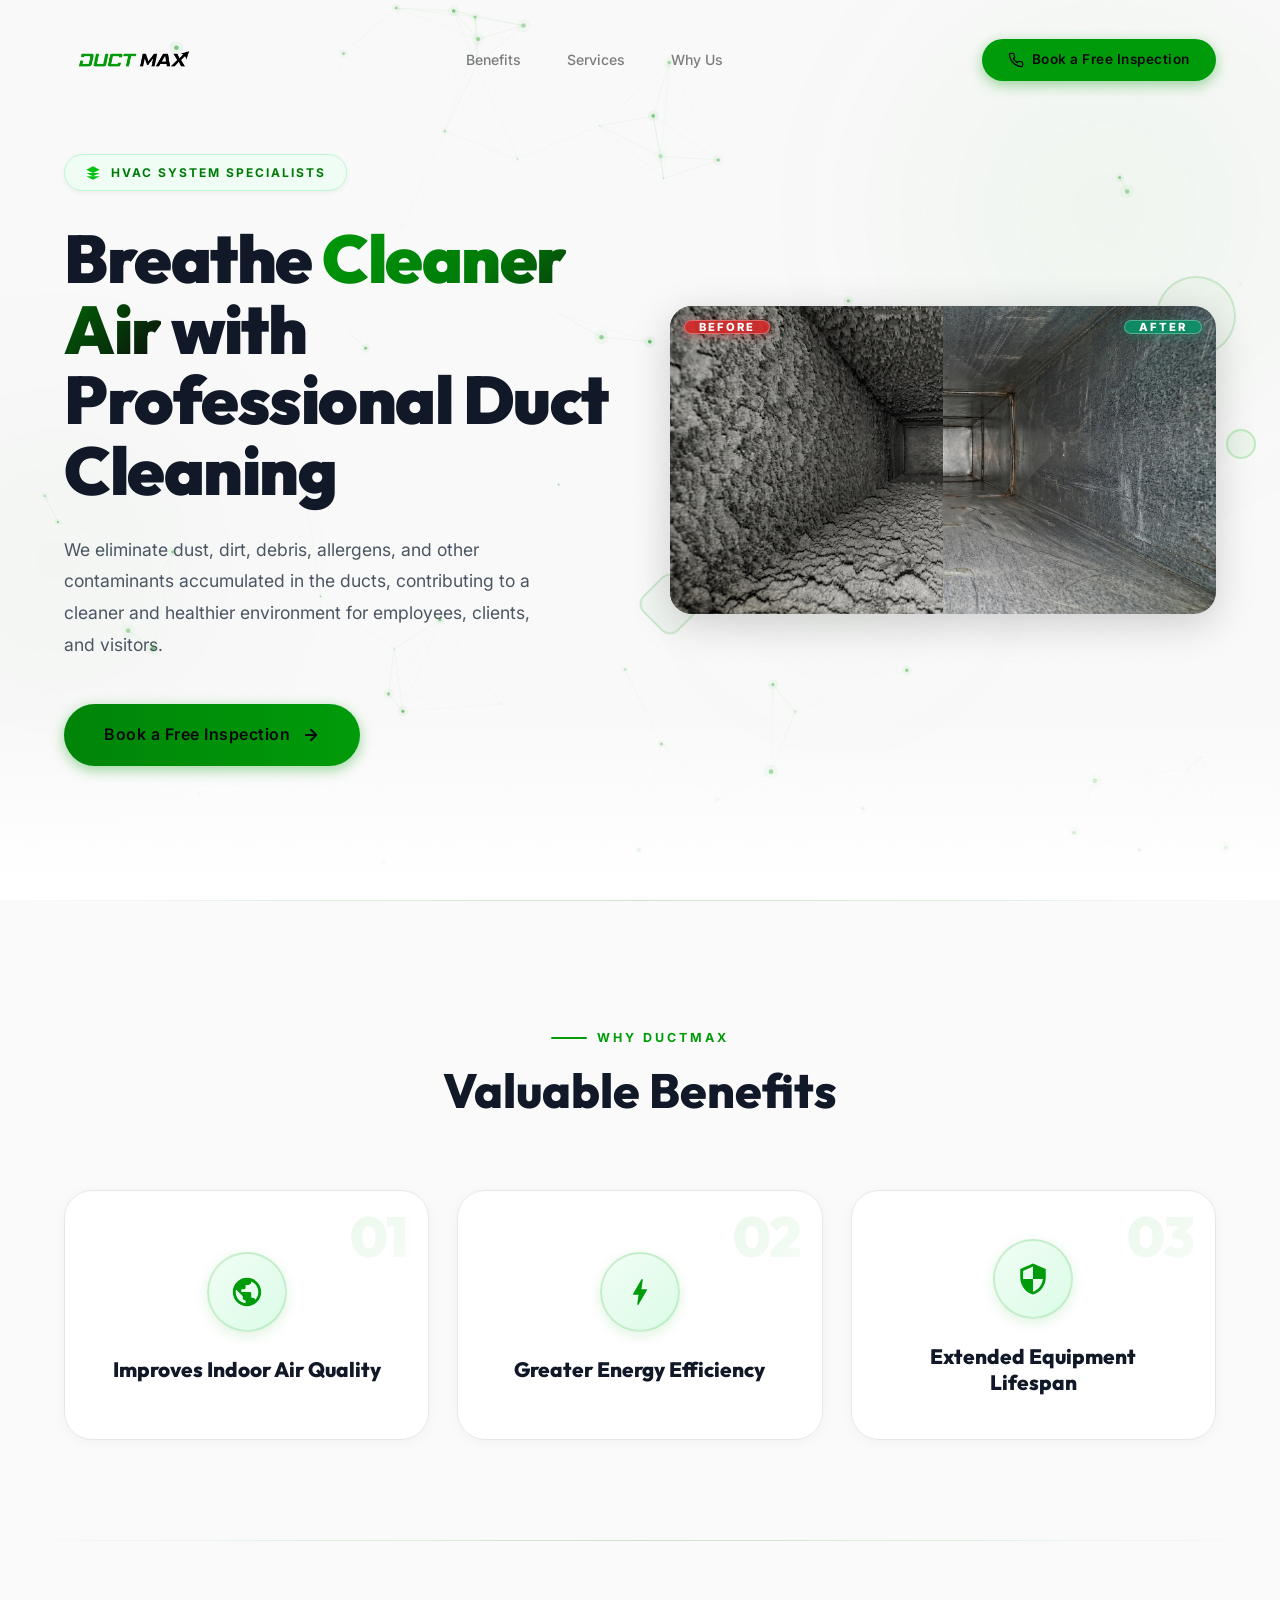
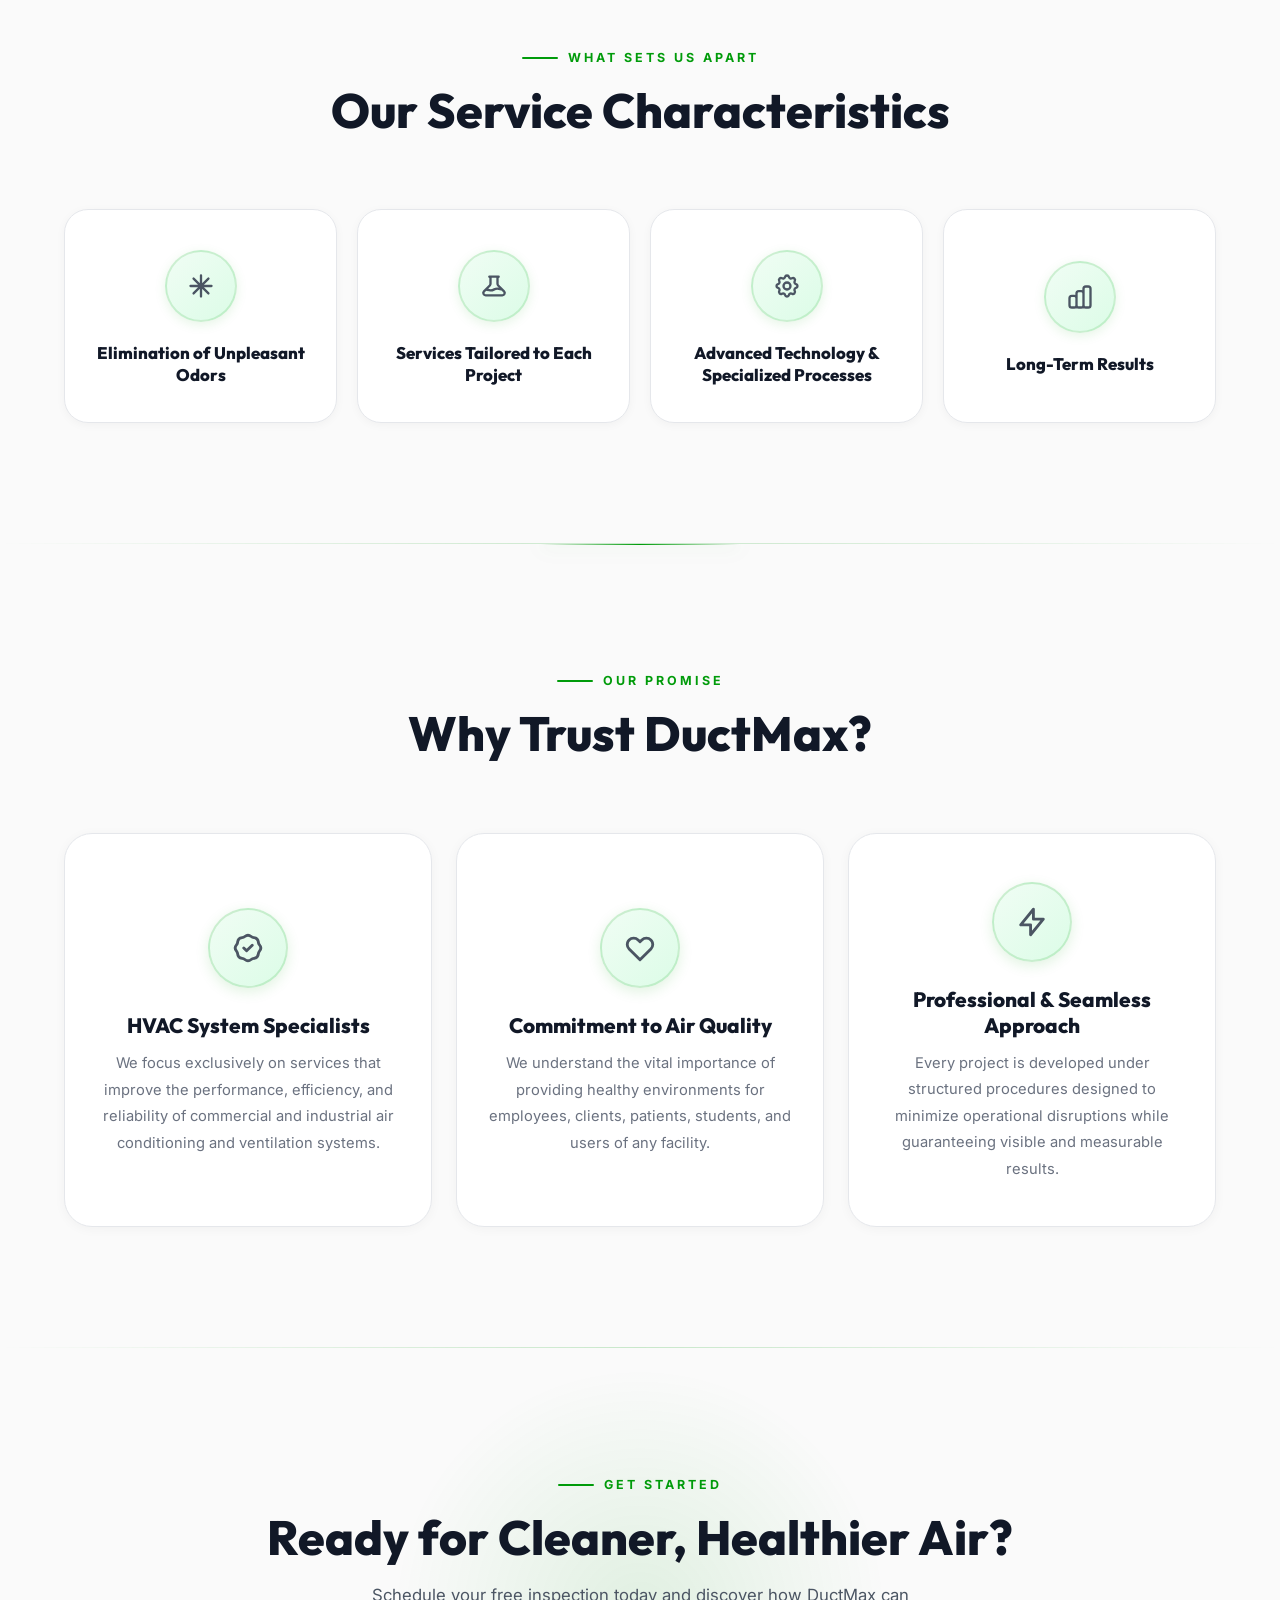
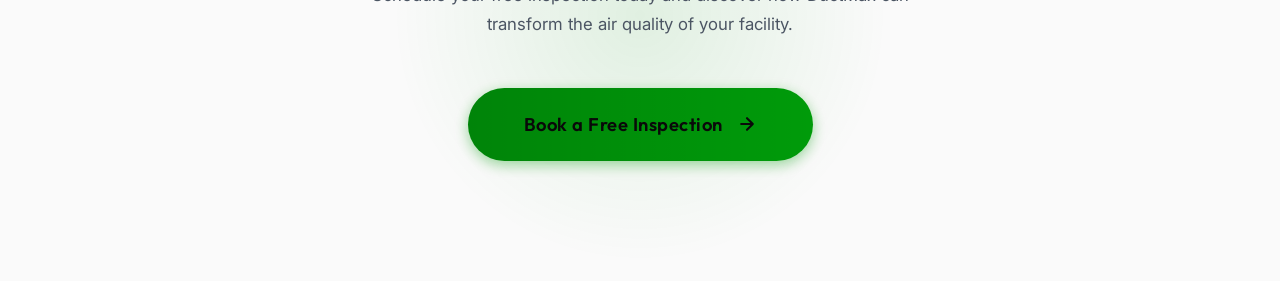
<file: index.html>
<!DOCTYPE html>
<html lang="en">
<head>
  <meta charset="UTF-8">
  <meta name="viewport" content="width=device-width, initial-scale=1.0">
  <meta name="description" content="DuctMax - Professional HVAC duct cleaning services. Improve indoor air quality, energy efficiency, and equipment lifespan.">
  <meta name="keywords" content="HVAC cleaning, duct cleaning, indoor air quality, commercial duct cleaning, residential duct cleaning">
  <title>DuctMax | Professional HVAC Duct Cleaning</title>
  
  <!-- SEO & Social Sharing (Open Graph / Twitter) -->
  <meta property="og:title" content="DuctMax | Professional HVAC Duct Cleaning">
  <meta property="og:description" content="Improve indoor air quality, energy efficiency, and equipment lifespan with our specialized HVAC cleaning services.">
  <meta property="og:image" content="DUCTO MAX logo.png">
  <meta property="og:type" content="website">
  
  <meta name="twitter:card" content="summary_large_image">
  <meta name="twitter:title" content="DuctMax | Professional HVAC Duct Cleaning">
  <meta name="twitter:description" content="Improve indoor air quality, energy efficiency, and equipment lifespan.">
  <meta name="twitter:image" content="DUCTO MAX logo.png">

  <!-- Favicons & App Icons -->
  <link rel="icon" type="image/png" href="DUCTO MAX logo.png">
  <link rel="apple-touch-icon" href="DUCTO MAX logo.png">
  <link rel="shortcut icon" href="DUCTO MAX logo.png">

  <!-- Styles -->
  <link rel="stylesheet" href="style.css">
  
  <!-- Structured Data (JSON-LD) for SEO -->
  <script type="application/ld+json">
  {
    "@context": "https://schema.org",
    "@type": "HomeAndConstructionBusiness",
    "name": "DuctMax",
    "image": "DUCTO MAX logo.png",
    "description": "Professional HVAC duct cleaning services for commercial, industrial, and residential facilities.",
    "url": "https://julioagk.github.io/landingpageDuctMAX/"
  }
  </script>
</head>
<body>

  <!-- Animated Background -->
  <div class="bg-mesh">
    <div class="orb orb-1"></div>
    <div class="orb orb-2"></div>
    <div class="orb orb-3"></div>
  </div>
  <canvas id="particles-canvas"></canvas>
  <div class="noise-overlay"></div>

  <!-- Navigation -->
  <nav class="navbar" id="navbar">
    <div class="container">
      <a href="#" class="navbar-brand">
        <img src="DUCTO MAX logo.png" alt="DuctMax Logo" class="brand-logo" style="height: 80px; width: auto;">
      </a>
      <ul class="navbar-links" id="navbar-links">
        <li><a href="#benefits">Benefits</a></li>
        <li><a href="#characteristics">Services</a></li>
        <li><a href="#credibility">Why Us</a></li>
      </ul>
      <a href="formulario" class="navbar-cta">
        <svg xmlns="http://www.w3.org/2000/svg" width="16" height="16" viewBox="0 0 24 24" fill="none" stroke="currentColor" stroke-width="2" stroke-linecap="round" stroke-linejoin="round"><path d="M22 16.92v3a2 2 0 0 1-2.18 2 19.79 19.79 0 0 1-8.63-3.07 19.5 19.5 0 0 1-6-6 19.79 19.79 0 0 1-3.07-8.67A2 2 0 0 1 4.11 2h3a2 2 0 0 1 2 1.72c.127.96.361 1.903.7 2.81a2 2 0 0 1-.45 2.11L8.09 9.91a16 16 0 0 0 6 6l1.27-1.27a2 2 0 0 1 2.11-.45c.907.339 1.85.573 2.81.7A2 2 0 0 1 22 16.92z"/></svg>
        <span>Book a Free Inspection</span>
      </a>
    </div>
  </nav>

  <!-- Hero Section -->
  <section class="hero" id="hero">
    <div class="container">
      <div class="hero-content">
        <div class="hero-badge">
          <svg xmlns="http://www.w3.org/2000/svg" viewBox="0 0 24 24"><path d="M12 2L2 7l10 5 10-5-10-5zM2 17l10 5 10-5M2 12l10 5 10-5"/></svg>
          HVAC System Specialists
        </div>
        <h1 class="hero-title">
          Breathe <span class="highlight">Cleaner Air</span> with Professional Duct Cleaning
        </h1>
        <p class="hero-description">
          We eliminate dust, dirt, debris, allergens, and other contaminants accumulated in the ducts, contributing to a cleaner and healthier environment for employees, clients, and visitors.
        </p>
        <div class="hero-cta-group">
          <a href="formulario" class="btn-primary" id="hero-cta">
            Book a Free Inspection
            <svg xmlns="http://www.w3.org/2000/svg" viewBox="0 0 24 24" fill="none" stroke="currentColor" stroke-width="2.5" stroke-linecap="round" stroke-linejoin="round"><path d="M5 12h14M12 5l7 7-7 7"/></svg>
          </a>
        </div>
      </div>
      <div class="hero-image-wrapper">
        <div class="hero-shape hero-shape-1"></div>
        <div class="hero-shape hero-shape-2"></div>
        <div class="hero-shape hero-shape-3"></div>

        <!-- Interactive Before/After Slider (mouse-follow) -->
        <div class="comparison-wrap" id="comparisonWrap">

          <!-- Image viewport: BEFORE clips over AFTER, follows cursor -->
          <div class="comparison-viewport" id="comparisonViewport">
            <!-- AFTER image (clean): full width, base layer -->
            <img src="despues.png?v=4" alt="Duct after cleaning" class="cmp-img cmp-after">
            <!-- BEFORE image (dirty): clipped via clip-path, controlled by JS -->
            <div class="cmp-before-clip" id="cmpBeforeClip">
              <img src="antes.png?v=4" alt="Duct before cleaning" class="cmp-img cmp-before">
            </div>
            <!-- Corner labels -->
            <span class="cmp-label cmp-label-left">BEFORE</span>
            <span class="cmp-label cmp-label-right">AFTER</span>
          </div>

        </div>

      </div>
    </div>
  </section>

  <div class="section-divider"></div>

  <!-- Benefits Section -->
  <section class="benefits" id="benefits">
    <div class="container">
      <div class="benefits-header animate-on-scroll">
        <span class="section-label">Why DuctMax</span>
        <h2 class="section-title">Valuable Benefits</h2>
      </div>
      <div class="benefits-grid">
        <div class="benefit-card animate-on-scroll" id="benefit-1">
          <span class="benefit-number">01</span>
          <div class="benefit-icon">
            <svg xmlns="http://www.w3.org/2000/svg" viewBox="0 0 24 24"><path d="M12 2C6.48 2 2 6.48 2 12s4.48 10 10 10 10-4.48 10-10S17.52 2 12 2zm-1 17.93c-3.95-.49-7-3.85-7-7.93 0-.62.08-1.21.21-1.79L9 15v1c0 1.1.9 2 2 2v1.93zm6.9-2.54c-.26-.81-1-1.39-1.9-1.39h-1v-3c0-.55-.45-1-1-1H8v-2h2c.55 0 1-.45 1-1V7h2c1.1 0 2-.9 2-2v-.41c2.93 1.19 5 4.06 5 7.41 0 2.08-.8 3.97-2.1 5.39z"/></svg>
          </div>
          <h3>Improves Indoor Air Quality</h3>
        </div>
        <div class="benefit-card animate-on-scroll" id="benefit-2">
          <span class="benefit-number">02</span>
          <div class="benefit-icon">
            <svg xmlns="http://www.w3.org/2000/svg" viewBox="0 0 24 24"><path d="M11 21h-1l1-7H7.5c-.88 0-.33-.75-.31-.78C8.48 10.94 10.42 7.54 13.01 3h1l-1 7h3.51c.4 0 .62.19.4.66C12.97 17.55 11 21 11 21z"/></svg>
          </div>
          <h3>Greater Energy Efficiency</h3>
        </div>
        <div class="benefit-card animate-on-scroll" id="benefit-3">
          <span class="benefit-number">03</span>
          <div class="benefit-icon">
            <svg xmlns="http://www.w3.org/2000/svg" viewBox="0 0 24 24"><path d="M12 1L3 5v6c0 5.55 3.84 10.74 9 12 5.16-1.26 9-6.45 9-12V5l-9-4zm0 10.99h7c-.53 4.12-3.28 7.79-7 8.94V12H5V6.3l7-3.11v8.8z"/></svg>
          </div>
          <h3>Extended Equipment Lifespan</h3>
        </div>
      </div>
    </div>
  </section>

  <div class="section-divider"></div>

  <!-- Characteristics Section -->
  <section class="characteristics" id="characteristics">
    <div class="container">
      <div class="characteristics-header animate-on-scroll">
        <span class="section-label">What Sets Us Apart</span>
        <h2 class="section-title">Our Service Characteristics</h2>
      </div>
      <div class="characteristics-grid">
        <div class="characteristic-card animate-on-scroll" id="characteristic-1">
          <div class="characteristic-icon">
            <svg xmlns="http://www.w3.org/2000/svg" viewBox="0 0 24 24"><path d="M12 3v18M3 12h18M5.636 5.636l12.728 12.728M18.364 5.636L5.636 18.364" fill="none" stroke="currentColor" stroke-width="2" stroke-linecap="round"/></svg>
          </div>
          <div class="characteristic-content">
            <h3>Elimination of Unpleasant Odors</h3>
          </div>
        </div>
        <div class="characteristic-card animate-on-scroll" id="characteristic-2">
          <div class="characteristic-icon">
            <svg xmlns="http://www.w3.org/2000/svg" viewBox="0 0 24 24"><path d="M19.428 15.428a2 2 0 00-1.022-.547l-2.387-.477a6 6 0 00-3.86.517l-.318.158a6 6 0 01-3.86.517L6.05 15.21a2 2 0 00-1.806.547M8 4h8l-1 1v5.172a2 2 0 00.586 1.414l5 5c1.26 1.26.367 3.414-1.415 3.414H4.828c-1.782 0-2.674-2.154-1.414-3.414l5-5A2 2 0 009 10.172V5L8 4z" fill="none" stroke="currentColor" stroke-width="2" stroke-linecap="round" stroke-linejoin="round"/></svg>
          </div>
          <div class="characteristic-content">
            <h3>Services Tailored to Each Project</h3>
          </div>
        </div>
        <div class="characteristic-card animate-on-scroll" id="characteristic-3">
          <div class="characteristic-icon">
            <svg xmlns="http://www.w3.org/2000/svg" viewBox="0 0 24 24"><path d="M10.325 4.317c.426-1.756 2.924-1.756 3.35 0a1.724 1.724 0 002.573 1.066c1.543-.94 3.31.826 2.37 2.37a1.724 1.724 0 001.066 2.573c1.756.426 1.756 2.924 0 3.35a1.724 1.724 0 00-1.066 2.573c.94 1.543-.826 3.31-2.37 2.37a1.724 1.724 0 00-2.573 1.066c-.426 1.756-2.924 1.756-3.35 0a1.724 1.724 0 00-2.573-1.066c-1.543.94-3.31-.826-2.37-2.37a1.724 1.724 0 00-1.066-2.573c-1.756-.426-1.756-2.924 0-3.35a1.724 1.724 0 001.066-2.573c-.94-1.543.826-3.31 2.37-2.37.996.608 2.296.07 2.572-1.065z" fill="none" stroke="currentColor" stroke-width="2" stroke-linecap="round" stroke-linejoin="round"/><circle cx="12" cy="12" r="3" fill="none" stroke="currentColor" stroke-width="2"/></svg>
          </div>
          <div class="characteristic-content">
            <h3>Advanced Technology &amp; Specialized Processes</h3>
          </div>
        </div>
        <div class="characteristic-card animate-on-scroll" id="characteristic-4">
          <div class="characteristic-icon">
            <svg xmlns="http://www.w3.org/2000/svg" viewBox="0 0 24 24"><path d="M9 19v-6a2 2 0 00-2-2H5a2 2 0 00-2 2v6a2 2 0 002 2h2a2 2 0 002-2zm0 0V9a2 2 0 012-2h2a2 2 0 012 2v10m-6 0a2 2 0 002 2h2a2 2 0 002-2m0 0V5a2 2 0 012-2h2a2 2 0 012 2v14a2 2 0 01-2 2h-2a2 2 0 01-2-2z" fill="none" stroke="currentColor" stroke-width="2" stroke-linecap="round" stroke-linejoin="round"/></svg>
          </div>
          <div class="characteristic-content">
            <h3>Long-Term Results</h3>
          </div>
        </div>
      </div>
    </div>
  </section>

  <div class="section-divider"></div>

  <!-- Credibility Section -->
  <section class="credibility" id="credibility">
    <div class="container">
      <div class="credibility-header animate-on-scroll">
        <span class="section-label">Our Promise</span>
        <h2 class="section-title">Why Trust DuctMax?</h2>
      </div>
      <div class="credibility-grid">
        <div class="credibility-card animate-on-scroll" id="credibility-1">
          <div class="credibility-icon">
            <svg xmlns="http://www.w3.org/2000/svg" viewBox="0 0 24 24"><path d="M9 12l2 2 4-4M7.835 4.697a3.42 3.42 0 001.946-.806 3.42 3.42 0 014.438 0 3.42 3.42 0 001.946.806 3.42 3.42 0 013.138 3.138 3.42 3.42 0 00.806 1.946 3.42 3.42 0 010 4.438 3.42 3.42 0 00-.806 1.946 3.42 3.42 0 01-3.138 3.138 3.42 3.42 0 00-1.946.806 3.42 3.42 0 01-4.438 0 3.42 3.42 0 00-1.946-.806 3.42 3.42 0 01-3.138-3.138 3.42 3.42 0 00-.806-1.946 3.42 3.42 0 010-4.438 3.42 3.42 0 00.806-1.946 3.42 3.42 0 013.138-3.138z" fill="none" stroke="currentColor" stroke-width="2" stroke-linecap="round" stroke-linejoin="round"/></svg>
          </div>
          <h3>HVAC System Specialists</h3>
          <p>We focus exclusively on services that improve the performance, efficiency, and reliability of commercial and industrial air conditioning and ventilation systems.</p>
        </div>
        <div class="credibility-card animate-on-scroll" id="credibility-2">
          <div class="credibility-icon">
            <svg xmlns="http://www.w3.org/2000/svg" viewBox="0 0 24 24"><path d="M4.318 6.318a4.5 4.5 0 000 6.364L12 20.364l7.682-7.682a4.5 4.5 0 00-6.364-6.364L12 7.636l-1.318-1.318a4.5 4.5 0 00-6.364 0z" fill="none" stroke="currentColor" stroke-width="2" stroke-linecap="round" stroke-linejoin="round"/></svg>
          </div>
          <h3>Commitment to Air Quality</h3>
          <p>We understand the vital importance of providing healthy environments for employees, clients, patients, students, and users of any facility.</p>
        </div>
        <div class="credibility-card animate-on-scroll" id="credibility-3">
          <div class="credibility-icon">
            <svg xmlns="http://www.w3.org/2000/svg" viewBox="0 0 24 24"><path d="M13 10V3L4 14h7v7l9-11h-7z" fill="none" stroke="currentColor" stroke-width="2" stroke-linecap="round" stroke-linejoin="round"/></svg>
          </div>
          <h3>Professional &amp; Seamless Approach</h3>
          <p>Every project is developed under structured procedures designed to minimize operational disruptions while guaranteeing visible and measurable results.</p>
        </div>
      </div>
    </div>
  </section>

  <div class="section-divider"></div>

  <!-- CTA Section -->
  <section class="cta-section" id="cta">
    <div class="container">
      <div class="cta-content animate-on-scroll">
        <span class="section-label">Get Started</span>
        <h2 class="section-title">Ready for Cleaner, Healthier Air?</h2>
        <p class="section-subtitle">Schedule your free inspection today and discover how DuctMax can transform the air quality of your facility.</p>
        <a href="formulario" class="cta-btn" id="cta-book-btn">
          Book a Free Inspection
          <svg xmlns="http://www.w3.org/2000/svg" viewBox="0 0 24 24" fill="none" stroke="currentColor" stroke-width="2.5" stroke-linecap="round" stroke-linejoin="round"><path d="M5 12h14M12 5l7 7-7 7"/></svg>
        </a>
      </div>
    </div>
  </section>



  <script src="script.js"></script>
</body>
</html>
</file>
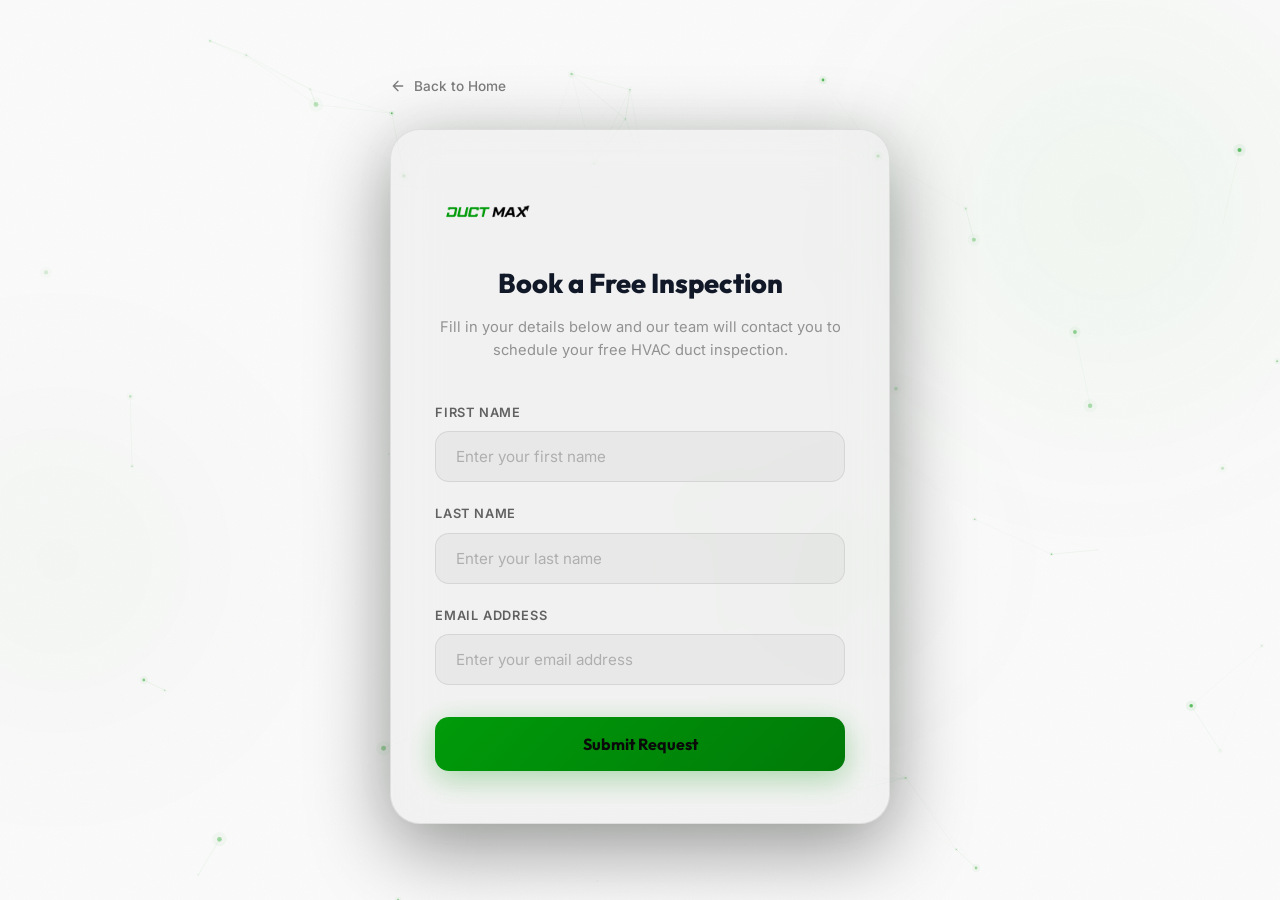
<file: formulario.html>
<!DOCTYPE html>
<html lang="en">
<head>
  <meta charset="UTF-8">
  <meta name="viewport" content="width=device-width, initial-scale=1.0">
  <meta name="description" content="Book a free HVAC duct inspection with DuctMax.">
  <title>Book a Free Inspection | DuctMax</title>
  
  <!-- SEO & Social Sharing -->
  <meta property="og:title" content="Book a Free Inspection | DuctMax">
  <meta property="og:description" content="Schedule your free HVAC duct inspection today and breathe cleaner air tomorrow.">
  <meta property="og:image" content="DUCTO MAX logo.png">
  <meta property="og:type" content="website">

  <!-- Favicons & App Icons -->
  <link rel="icon" type="image/png" href="DUCTO MAX logo.png">
  <link rel="apple-touch-icon" href="DUCTO MAX logo.png">
  <link rel="shortcut icon" href="DUCTO MAX logo.png">
  
  <!-- Styles -->
  <link rel="stylesheet" href="style.css">
</head>
<body>

  <!-- Animated Background -->
  <div class="bg-mesh">
    <div class="orb orb-1"></div>
    <div class="orb orb-2"></div>
    <div class="orb orb-3"></div>
  </div>
  <canvas id="particles-canvas"></canvas>
  <div class="noise-overlay"></div>

  <div class="form-page">
    <div class="form-wrapper">
      <a href="./" class="form-back-link">
        <svg xmlns="http://www.w3.org/2000/svg" viewBox="0 0 24 24" fill="none" stroke="currentColor" stroke-width="2" stroke-linecap="round" stroke-linejoin="round"><path d="M19 12H5M12 19l-7-7 7-7"/></svg>
        Back to Home
      </a>
      <div class="form-card">
        <div class="form-header">
          <img src="DUCTO MAX logo.png" alt="DuctMax Logo" class="form-logo-img" style="height: 60px; width: auto; margin-bottom: 20px;">
          <h1 class="form-title">Book a Free Inspection</h1>
          <p class="form-description">Fill in your details below and our team will contact you to schedule your free HVAC duct inspection.</p>
        </div>
        <form action="https://formspree.io/f/YOUR_FORM_ID" method="POST" id="inspection-form">
          <div class="form-group">
            <label for="first-name" class="form-label">First Name</label>
            <input type="text" id="first-name" name="first-name" class="form-input" placeholder="Enter your first name" required>
          </div>
          <div class="form-group">
            <label for="last-name" class="form-label">Last Name</label>
            <input type="text" id="last-name" name="last-name" class="form-input" placeholder="Enter your last name" required>
          </div>
          <div class="form-group">
            <label for="email" class="form-label">Email Address</label>
            <input type="email" id="email" name="email" class="form-input" placeholder="Enter your email address" required>
          </div>
          <button type="submit" class="form-submit" id="form-submit-btn">
            Submit Request
          </button>
        </form>
      </div>
    </div>
  </div>

  <script src="script.js"></script>
</body>
</html>
</file>
<file: style.css>
/* ========================================
   DUCTMAX - PREMIUM DESIGN SYSTEM
   Next-level animations & effects
   ======================================== */

@import url('https://fonts.googleapis.com/css2?family=Inter:wght@300;400;500;600;700;800;900&family=Outfit:wght@400;500;600;700;800;900&display=swap');

/* === CSS Custom Properties === */
:root {
  --brand-green: #009B0A;
  --brand-green-light: #00C20D;
  --brand-green-dark: #007A08;
  --brand-green-glow: rgba(0, 155, 10, 0.4);
  --brand-green-neon: rgba(0, 194, 13, 0.6);
  --steel-gray: #475569;
  --steel-gray-light: #64748B;
  --steel-gray-dark: #334155;
  --steel-gray-darker: #1E293B;
  --steel-gray-darkest: #0F172A;
  --bg-deep: #FFFFFF;
  --white: #0A0A0A;
  --white-soft: #1A1A1A;
  --white-muted: #4A4A4A;

  --font-heading: 'Outfit', 'Inter', sans-serif;
  --font-body: 'Inter', -apple-system, BlinkMacSystemFont, sans-serif;
  --transition-fast: 0.2s cubic-bezier(0.4, 0, 0.2, 1);
  --transition-smooth: 0.4s cubic-bezier(0.4, 0, 0.2, 1);
  --transition-bounce: 0.6s cubic-bezier(0.34, 1.56, 0.64, 1);
  --shadow-sm: 0 1px 3px rgba(0, 0, 0, 0.12);
  --shadow-md: 0 4px 20px rgba(0, 0, 0, 0.2);
  --shadow-lg: 0 10px 50px rgba(0, 0, 0, 0.3);
  --shadow-glow: 0 0 40px rgba(0, 155, 10, 0.3);
  --shadow-glow-intense: 0 0 60px rgba(0, 155, 10, 0.5), 0 0 120px rgba(0, 155, 10, 0.15);
  --radius-sm: 8px;
  --radius-md: 14px;
  --radius-lg: 22px;
  --radius-xl: 30px;
}

/* === Reset & Base === */
*,
*::before,
*::after {
  margin: 0;
  padding: 0;
  box-sizing: border-box;
}

html {
  scroll-behavior: smooth;
  font-size: 16px;
}

body {
  font-family: var(--font-body);
  color: var(--white-muted);
  background-color: var(--bg-deep);
  line-height: 1.6;
  overflow-x: hidden;
  -webkit-font-smoothing: antialiased;
  -moz-osx-font-smoothing: grayscale;
}

img { max-width: 100%; height: auto; display: block; }
a { text-decoration: none; color: inherit; }

.container {
  max-width: 1200px;
  margin: 0 auto;
  padding: 0 24px;
}

/* === Animated Background Mesh === */
.bg-mesh {
  position: fixed;
  top: 0;
  left: 0;
  width: 100%;
  height: 100%;
  z-index: 0;
  pointer-events: none;
  overflow: hidden;
}

.bg-mesh .orb {
  position: absolute;
  border-radius: 50%;
  filter: blur(100px);
  opacity: 0.35;
  animation: orbFloat 20s ease-in-out infinite;
}

.bg-mesh .orb-1 {
  width: 600px;
  height: 600px;
  background: radial-gradient(circle, rgba(0, 155, 10, 0.4), transparent 70%);
  top: -10%;
  right: -10%;
  animation-duration: 25s;
}

.bg-mesh .orb-2 {
  width: 500px;
  height: 500px;
  background: radial-gradient(circle, rgba(0, 122, 8, 0.3), transparent 70%);
  bottom: 10%;
  left: -15%;
  animation-duration: 30s;
  animation-delay: -5s;
}

.bg-mesh .orb-3 {
  width: 400px;
  height: 400px;
  background: radial-gradient(circle, rgba(0, 194, 13, 0.2), transparent 70%);
  top: 40%;
  left: 50%;
  animation-duration: 22s;
  animation-delay: -10s;
}

@keyframes orbFloat {
  0%, 100% { transform: translate(0, 0) scale(1); }
  25% { transform: translate(60px, -80px) scale(1.1); }
  50% { transform: translate(-40px, 40px) scale(0.95); }
  75% { transform: translate(30px, 60px) scale(1.05); }
}

/* === Particle Canvas === */
#particles-canvas {
  position: fixed;
  top: 0;
  left: 0;
  width: 100%;
  height: 100%;
  z-index: 1;
  pointer-events: none;
}

/* === Noise Texture Overlay === */
.noise-overlay {
  position: fixed;
  top: 0;
  left: 0;
  width: 100%;
  height: 100%;
  z-index: 2;
  pointer-events: none;
  opacity: 0.025;
  background-image: url("data:image/svg+xml,%3Csvg viewBox='0 0 256 256' xmlns='http://www.w3.org/2000/svg'%3E%3Cfilter id='n'%3E%3CfeTurbulence type='fractalNoise' baseFrequency='0.9' numOctaves='4' stitchTiles='stitch'/%3E%3C/filter%3E%3Crect width='100%25' height='100%25' filter='url(%23n)'/%3E%3C/svg%3E");
  background-repeat: repeat;
  background-size: 256px;
}

/* === Section Styles === */
.section-label {
  display: inline-flex;
  align-items: center;
  gap: 10px;
  font-size: 0.78rem;
  font-weight: 700;
  letter-spacing: 3px;
  text-transform: uppercase;
  color: var(--brand-green-light);
  margin-bottom: 16px;
}

.section-label::before {
  content: '';
  display: inline-block;
  width: 36px;
  height: 2px;
  background: linear-gradient(90deg, var(--brand-green), var(--brand-green-light));
  border-radius: 2px;
}

.section-title {
  font-family: var(--font-heading);
  font-size: clamp(2rem, 4vw, 3rem);
  font-weight: 800;
  color: var(--white);
  line-height: 1.12;
  margin-bottom: 20px;
}

.section-subtitle {
  font-size: 1.05rem;
  color: rgba(0, 0, 0, 0.5);
  line-height: 1.75;
  max-width: 600px;
}

/* === Animations === */
@keyframes fadeInUp {
  from { opacity: 0; transform: translateY(50px); }
  to { opacity: 1; transform: translateY(0); }
}

@keyframes fadeInLeft {
  from { opacity: 0; transform: translateX(-60px); }
  to { opacity: 1; transform: translateX(0); }
}

@keyframes fadeInRight {
  from { opacity: 0; transform: translateX(60px); }
  to { opacity: 1; transform: translateX(0); }
}

@keyframes scaleIn {
  from { opacity: 0; transform: scale(0.85); }
  to { opacity: 1; transform: scale(1); }
}

@keyframes glowPulse {
  0%, 100% { box-shadow: 0 0 20px rgba(0, 155, 10, 0.2), 0 0 60px rgba(0, 155, 10, 0.05); }
  50% { box-shadow: 0 0 40px rgba(0, 155, 10, 0.4), 0 0 80px rgba(0, 155, 10, 0.1); }
}

@keyframes shimmer {
  0% { background-position: -200% 0; }
  100% { background-position: 200% 0; }
}

@keyframes borderGlow {
  0%, 100% { border-color: rgba(0, 155, 10, 0.15); }
  50% { border-color: rgba(0, 155, 10, 0.4); }
}

@keyframes float {
  0%, 100% { transform: translateY(0) rotate(0deg); }
  50% { transform: translateY(-20px) rotate(3deg); }
}

@keyframes textReveal {
  from { opacity: 0; transform: translateY(30px); filter: blur(8px); }
  to { opacity: 1; transform: translateY(0); filter: blur(0); }
}

@keyframes lineExpand {
  from { width: 0; }
  to { width: 100%; }
}

@keyframes rotate360 {
  from { transform: rotate(0deg); }
  to { transform: rotate(360deg); }
}

.animate-on-scroll {
  opacity: 0;
  transform: translateY(40px);
  transition: opacity 0.8s cubic-bezier(0.16, 1, 0.3, 1), transform 0.8s cubic-bezier(0.16, 1, 0.3, 1);
}

.animate-on-scroll.visible {
  opacity: 1;
  transform: translateY(0);
}

/* === Navigation === */
.navbar {
  position: fixed;
  top: 0;
  left: 0;
  width: 100%;
  z-index: 1000;
  padding: 20px 0;
  transition: all var(--transition-smooth);
}

.navbar.scrolled {
  padding: 10px 0;
  background: rgba(255, 255, 255, 0.95);
  backdrop-filter: blur(24px) saturate(180%);
  -webkit-backdrop-filter: blur(24px) saturate(180%);
  border-bottom: 1px solid rgba(0, 155, 10, 0.08);
  box-shadow: 0 8px 40px rgba(0, 0, 0, 0.3);
}

.navbar .container {
  display: flex;
  justify-content: space-between;
  align-items: center;
}

.navbar-brand {
  display: flex;
  align-items: center;
}

.navbar-logo {
  font-family: var(--font-heading);
  font-size: 1.7rem;
  font-weight: 900;
  color: var(--white);
  letter-spacing: -0.5px;
}

.navbar-logo span {
  background: linear-gradient(135deg, var(--brand-green), var(--brand-green-light));
  -webkit-background-clip: text;
  -webkit-text-fill-color: transparent;
  background-clip: text;
}

.navbar-links {
  display: flex;
  align-items: center;
  gap: 6px;
  list-style: none;
}

.navbar-links li a {
  padding: 8px 20px;
  font-size: 0.88rem;
  font-weight: 500;
  color: rgba(0, 0, 0, 0.5);
  border-radius: 50px;
  transition: all var(--transition-smooth);
  position: relative;
}

.navbar-links li a::after {
  content: '';
  position: absolute;
  bottom: 0;
  left: 50%;
  transform: translateX(-50%);
  width: 0;
  height: 2px;
  background: linear-gradient(90deg, var(--brand-green), var(--brand-green-light));
  border-radius: 2px;
  transition: width var(--transition-smooth);
  box-shadow: 0 0 8px var(--brand-green-glow);
}

.navbar-links li a:hover,
.navbar-links li a.active {
  color: var(--white);
}

.navbar-links li a:hover::after,
.navbar-links li a.active::after {
  width: 60%;
}

.navbar-cta {
  display: inline-flex;
  align-items: center;
  gap: 8px;
  padding: 10px 26px;
  background: linear-gradient(135deg, var(--brand-green), var(--brand-green-dark));
  color: var(--white);
  font-size: 0.85rem;
  font-weight: 600;
  border-radius: 50px;
  border: none;
  cursor: pointer;
  transition: all var(--transition-smooth);
  box-shadow: 0 4px 20px rgba(0, 155, 10, 0.3);
  position: relative;
  overflow: hidden;
}

.navbar-cta::before {
  content: '';
  position: absolute;
  top: 0;
  left: -100%;
  width: 100%;
  height: 100%;
  background: linear-gradient(90deg, transparent, rgba(0, 0, 0, 0.2), transparent);
  transition: left 0.5s ease;
}

.navbar-cta:hover::before {
  left: 100%;
}

.navbar-cta:hover {
  transform: translateY(-2px);
  box-shadow: 0 8px 30px rgba(0, 155, 10, 0.5);
}

/* === Hero Section === */
.hero {
  position: relative;
  min-height: 100vh;
  display: flex;
  align-items: center;
  z-index: 3;
  overflow: hidden;
}

.hero::after {
  content: '';
  position: absolute;
  bottom: 0;
  left: 0;
  width: 100%;
  height: 200px;
  background: linear-gradient(to top, var(--bg-deep), transparent);
  z-index: 4;
  pointer-events: none;
}

.hero .container {
  display: grid;
  grid-template-columns: 1fr 1fr;
  gap: 60px;
  align-items: center;
  position: relative;
  z-index: 5;
  padding-top: 120px;
  padding-bottom: 100px;
}

.hero-content {
  animation: fadeInLeft 1s cubic-bezier(0.16, 1, 0.3, 1) forwards;
}

.hero-badge {
  display: inline-flex;
  align-items: center;
  gap: 10px;
  padding: 8px 20px;
  background: rgba(0, 155, 10, 0.08);
  border: 1px solid rgba(0, 155, 10, 0.2);
  border-radius: 50px;
  color: var(--brand-green-light);
  font-size: 0.75rem;
  font-weight: 700;
  letter-spacing: 2px;
  text-transform: uppercase;
  margin-bottom: 32px;
  animation: borderGlow 3s ease-in-out infinite;
}

.hero-badge svg {
  width: 16px;
  height: 16px;
  fill: var(--brand-green-light);
}

.hero-title {
  font-family: var(--font-heading);
  font-size: clamp(2.6rem, 5.5vw, 4.2rem);
  font-weight: 900;
  color: var(--white);
  line-height: 1.05;
  margin-bottom: 28px;
  letter-spacing: -1.5px;
}

.hero-title .highlight {
  background: linear-gradient(135deg, var(--brand-green), var(--brand-green-dark), #0A0A0A);
  -webkit-background-clip: text;
  -webkit-text-fill-color: transparent;
  background-clip: text;
  position: relative;
}

.hero-title .highlight::after {
  content: '';
  position: absolute;
  bottom: -4px;
  left: 0;
  width: 100%;
  height: 3px;
  background: linear-gradient(90deg, var(--brand-green), var(--brand-green-light));
  border-radius: 3px;
  animation: lineExpand 1.5s cubic-bezier(0.16, 1, 0.3, 1) 0.8s forwards;
  width: 0;
  box-shadow: 0 0 12px var(--brand-green-glow);
}

.hero-description {
  font-size: 1.1rem;
  color: rgba(0, 0, 0, 0.55);
  line-height: 1.8;
  margin-bottom: 44px;
  max-width: 500px;
  animation: textReveal 1s ease 0.3s both;
}

.hero-cta-group {
  display: flex;
  align-items: center;
  gap: 20px;
  flex-wrap: wrap;
  animation: textReveal 1s ease 0.5s both;
}

.btn-primary {
  display: inline-flex;
  align-items: center;
  gap: 12px;
  padding: 18px 40px;
  background: linear-gradient(135deg, var(--brand-green), var(--brand-green-dark));
  color: var(--white);
  font-size: 1rem;
  font-weight: 700;
  border-radius: 60px;
  border: none;
  cursor: pointer;
  transition: all var(--transition-smooth);
  box-shadow: 0 8px 30px rgba(0, 155, 10, 0.35), 0 0 60px rgba(0, 155, 10, 0.1);
  position: relative;
  overflow: hidden;
}

.btn-primary::before {
  content: '';
  position: absolute;
  top: 0;
  left: -100%;
  width: 200%;
  height: 100%;
  background: linear-gradient(90deg, transparent, rgba(0, 0, 0, 0.15), transparent);
  animation: shimmer 4s ease-in-out infinite;
}

.btn-primary:hover {
  transform: translateY(-4px) scale(1.03);
  box-shadow: 0 12px 40px rgba(0, 155, 10, 0.5), 0 0 80px rgba(0, 155, 10, 0.15);
}

.btn-primary svg {
  width: 18px;
  height: 18px;
  transition: transform var(--transition-fast);
}

.btn-primary:hover svg {
  transform: translateX(5px);
}

/* Hero Image */
.hero-image-wrapper {
  position: relative;
  animation: fadeInRight 1s cubic-bezier(0.16, 1, 0.3, 1) 0.3s forwards;
  opacity: 0;
}

.hero-image-container {
  position: relative;
  border-radius: var(--radius-lg);
  overflow: hidden;
  border: none;
  box-shadow: 0 10px 40px rgba(0, 0, 0, 0.15);
  /* animation removed for clean look */
}

.hero-image-container img {
  width: 100%;
  height: auto;
  display: block;
  transition: transform 1s cubic-bezier(0.16, 1, 0.3, 1);
}

.hero-image-container:hover img {
  transform: scale(1.05);
}

.hero-image-badge {
  position: absolute;
  bottom: 16px;
  display: inline-flex;
  align-items: center;
  gap: 6px;
  padding: 8px 18px;
  border-radius: 50px;
  font-size: 0.72rem;
  font-weight: 700;
  letter-spacing: 1.5px;
  text-transform: uppercase;
  backdrop-filter: blur(16px);
  -webkit-backdrop-filter: blur(16px);
  z-index: 5;
  transition: all var(--transition-smooth);
}

.badge-before {
  left: 16px;
  background: rgba(248, 113, 113, 0.2);
  border: 1px solid rgba(248, 113, 113, 0.4);
  color: #FCA5A5;
}

.badge-after {
  right: 16px;
  background: rgba(52, 211, 153, 0.2);
  border: 1px solid rgba(52, 211, 153, 0.4);
  color: #6EE7B7;
}

.hero-image-container:hover .badge-before {
  background: rgba(248, 113, 113, 0.35);
  box-shadow: 0 0 20px rgba(248, 113, 113, 0.2);
}

.hero-image-container:hover .badge-after {
  background: rgba(52, 211, 153, 0.35);
  box-shadow: 0 0 20px rgba(52, 211, 153, 0.2);
}

/* Floating geometric shapes around hero image */
.hero-shape {
  position: absolute;
  border: 2px solid rgba(0, 155, 10, 0.15);
  border-radius: 12px;
  z-index: -1;
  pointer-events: none;
}

.hero-shape-1 {
  width: 80px;
  height: 80px;
  top: -30px;
  right: -20px;
  animation: float 8s ease-in-out infinite;
  border-radius: 50%;
  background: rgba(0, 155, 10, 0.03);
}

.hero-shape-2 {
  width: 50px;
  height: 50px;
  bottom: -15px;
  left: -25px;
  animation: float 6s ease-in-out infinite reverse;
  transform: rotate(45deg);
  background: rgba(0, 155, 10, 0.03);
}

.hero-shape-3 {
  width: 30px;
  height: 30px;
  top: 40%;
  right: -40px;
  animation: float 10s ease-in-out infinite;
  border-radius: 50%;
  background: rgba(0, 194, 13, 0.05);
  border-color: rgba(0, 194, 13, 0.2);
}

/* === Section Divider === */
.section-divider {
  position: relative;
  height: 1px;
  background: linear-gradient(90deg, transparent, rgba(0, 155, 10, 0.2), transparent);
  margin: 0;
  z-index: 3;
}

/* === Benefits Section === */
.benefits {
  padding: 120px 0 100px;
  position: relative;
  z-index: 3;
}

.benefits-header {
  text-align: center;
  margin-bottom: 72px;
}

.benefits-header .section-subtitle {
  margin: 0 auto;
}

.benefits-grid {
  display: grid;
  grid-template-columns: repeat(3, 1fr);
  gap: 28px;
}

.benefit-card {
  position: relative;
  padding: 48px 36px 44px;
  background: #fff;
  border-radius: 28px;
  border: 1.5px solid #E5E7EB;
  transition: all 0.4s cubic-bezier(0.4, 0, 0.2, 1);
  overflow: hidden;
  display: flex;
  flex-direction: column;
  align-items: center;
  justify-content: center;
  text-align: center;
  box-shadow: 0 2px 12px rgba(0,0,0,0.04);
}

/* Green gradient top bar */
.benefit-card::before {
  content: '';
  position: absolute;
  top: 0;
  left: 0;
  width: 100%;
  height: 4px;
  background: linear-gradient(90deg, var(--brand-green-dark), var(--brand-green-light));
  transform: scaleX(0);
  transform-origin: left;
  transition: transform 0.5s cubic-bezier(0.16, 1, 0.3, 1);
  border-radius: 0 0 4px 4px;
}

/* Subtle green tint on hover */
.benefit-card::after {
  content: '';
  position: absolute;
  inset: 0;
  background: linear-gradient(160deg, rgba(0,155,10,0.04) 0%, transparent 60%);
  opacity: 0;
  transition: opacity 0.4s ease;
  pointer-events: none;
}

.benefit-card:hover {
  transform: translateY(-10px);
  border-color: rgba(0, 155, 10, 0.3);
  box-shadow: 0 24px 48px rgba(0, 155, 10, 0.1), 0 8px 20px rgba(0,0,0,0.06);
}

.benefit-card:hover::before { transform: scaleX(1); }
.benefit-card:hover::after  { opacity: 1; }

.benefit-icon {
  width: 80px;
  height: 80px;
  background: linear-gradient(135deg, #f0fdf4, #dcfce7);
  border: 2px solid rgba(0,155,10,0.15);
  border-radius: 50%;
  display: flex;
  align-items: center;
  justify-content: center;
  margin-bottom: 24px;
  transition: all 0.4s cubic-bezier(0.4, 0, 0.2, 1);
  position: relative;
  z-index: 2;
  box-shadow: 0 4px 14px rgba(0,155,10,0.12);
}

.benefit-card:hover .benefit-icon {
  background: linear-gradient(135deg, var(--brand-green), var(--brand-green-dark));
  border-color: transparent;
  transform: scale(1.1) rotate(-6deg);
  box-shadow: 0 8px 28px rgba(0, 155, 10, 0.35);
}

.benefit-icon svg {
  width: 34px;
  height: 34px;
  fill: var(--brand-green);
  transition: fill 0.2s ease;
}

.benefit-card:hover .benefit-icon svg { fill: #ffffff; }

.benefit-card h3 {
  font-family: var(--font-heading);
  font-size: 1.3rem;
  font-weight: 800;
  color: #111827;
  margin-bottom: 0;
  line-height: 1.25;
  position: relative;
  z-index: 2;
}

.benefit-card p {
  font-size: 0.95rem;
  color: #6B7280;
  line-height: 1.75;
  position: relative;
  z-index: 2;
}

.benefit-number {
  position: absolute;
  top: 18px;
  right: 22px;
  font-family: var(--font-heading);
  font-size: 3.5rem;
  font-weight: 900;
  background: linear-gradient(135deg, rgba(0,155,10,0.08), rgba(0,194,13,0.04));
  -webkit-background-clip: text;
  -webkit-text-fill-color: transparent;
  background-clip: text;
  line-height: 1;
  transition: all 0.4s ease;
  z-index: 1;
  letter-spacing: -2px;
}

.benefit-card:hover .benefit-number {
  background: linear-gradient(135deg, rgba(0,155,10,0.18), rgba(0,194,13,0.10));
  -webkit-background-clip: text;
  background-clip: text;
}

/* === Characteristics Section === */
.characteristics {
  padding: 100px 0 120px;
  position: relative;
  z-index: 3;
}

.characteristics-header {
  text-align: center;
  margin-bottom: 72px;
}

.characteristics-header .section-subtitle {
  margin: 0 auto;
}

/* 4 cards in one row */
.characteristics-grid {
  display: grid;
  grid-template-columns: repeat(4, 1fr);
  gap: 20px;
}

.characteristic-card {
  display: flex;
  flex-direction: column;
  align-items: center;
  justify-content: center;
  text-align: center;
  gap: 0;
  padding: 40px 24px 36px;
  background: #fff;
  border-radius: 24px;
  border: 1.5px solid #E5E7EB;
  transition: all 0.4s cubic-bezier(0.4, 0, 0.2, 1);
  position: relative;
  overflow: hidden;
  box-shadow: 0 2px 10px rgba(0,0,0,0.04);
}

/* Vertical colored left accent line appears on hover */
.characteristic-card::before {
  content: '';
  position: absolute;
  bottom: 0;
  left: 0;
  width: 100%;
  height: 3px;
  background: linear-gradient(90deg, var(--brand-green-dark), var(--brand-green-light));
  transform: scaleX(0);
  transform-origin: left;
  transition: transform 0.45s cubic-bezier(0.16, 1, 0.3, 1);
}

.characteristic-card:hover {
  transform: translateY(-8px);
  border-color: rgba(0, 155, 10, 0.3);
  box-shadow: 0 20px 40px rgba(0,155,10,0.1), 0 6px 16px rgba(0,0,0,0.06);
}

.characteristic-card:hover::before {
  transform: scaleX(1);
}

.characteristic-icon {
  flex-shrink: 0;
  width: 72px;
  height: 72px;
  background: linear-gradient(135deg, #f0fdf4, #dcfce7);
  border: 2px solid rgba(0,155,10,0.14);
  border-radius: 50%;
  display: flex;
  align-items: center;
  justify-content: center;
  margin-bottom: 20px;
  transition: all 0.4s cubic-bezier(0.4, 0, 0.2, 1);
  box-shadow: 0 3px 12px rgba(0,155,10,0.10);
}

.characteristic-card:hover .characteristic-icon {
  background: linear-gradient(135deg, var(--brand-green), var(--brand-green-dark));
  border-color: transparent;
  box-shadow: 0 8px 24px rgba(0, 155, 10, 0.3);
  transform: scale(1.1) rotate(6deg);
}

.characteristic-icon svg {
  width: 28px;
  height: 28px;
  fill: var(--brand-green);
  transition: fill 0.2s ease;
}

.characteristic-card:hover .characteristic-icon svg { fill: #ffffff; }

.characteristic-content h3 {
  font-family: var(--font-heading);
  font-size: 1.05rem;
  font-weight: 800;
  color: #111827;
  margin-bottom: 0;
  line-height: 1.3;
}

.characteristic-content p {
  font-size: 0.92rem;
  color: #6B7280;
  line-height: 1.75;
}

/* === Credibility Section === */
.credibility {
  padding: 120px 0;
  position: relative;
  z-index: 3;
  overflow: hidden;
}

/* Glowing accent line at top */
.credibility::before {
  content: '';
  position: absolute;
  top: 0;
  left: 50%;
  transform: translateX(-50%);
  width: 200px;
  height: 1px;
  background: linear-gradient(90deg, transparent, var(--brand-green), transparent);
  box-shadow: 0 0 20px var(--brand-green-glow);
}

.credibility-header {
  text-align: center;
  margin-bottom: 72px;
}

.credibility-header .section-subtitle {
  margin: 0 auto;
}

.credibility-grid {
  display: grid;
  grid-template-columns: repeat(3, 1fr);
  gap: 24px;
}

.credibility-card {
  padding: 48px 32px 44px;
  background: #fff;
  border: 1.5px solid #E5E7EB;
  border-radius: 28px;
  transition: all 0.4s cubic-bezier(0.4, 0, 0.2, 1);
  position: relative;
  overflow: hidden;
  display: flex;
  flex-direction: column;
  align-items: center;
  justify-content: center;
  text-align: center;
  box-shadow: 0 2px 12px rgba(0,0,0,0.04);
}

/* Top accent bar */
.credibility-card::before {
  content: '';
  position: absolute;
  top: 0;
  left: 0;
  width: 100%;
  height: 4px;
  background: linear-gradient(90deg, var(--brand-green-dark), var(--brand-green-light));
  transform: scaleX(0);
  transform-origin: left;
  transition: transform 0.5s cubic-bezier(0.16, 1, 0.3, 1);
  border-radius: 0 0 4px 4px;
}

/* Subtle green tint on hover */
.credibility-card::after {
  content: '';
  position: absolute;
  inset: 0;
  background: linear-gradient(160deg, rgba(0,155,10,0.04) 0%, transparent 60%);
  opacity: 0;
  transition: opacity 0.4s ease;
  pointer-events: none;
}

.credibility-card:hover {
  transform: translateY(-10px);
  border-color: rgba(0, 155, 10, 0.3);
  box-shadow: 0 24px 48px rgba(0, 155, 10, 0.1), 0 8px 20px rgba(0,0,0,0.06);
}

.credibility-card:hover::before { transform: scaleX(1); }
.credibility-card:hover::after  { opacity: 1; }

.credibility-icon {
  width: 80px;
  height: 80px;
  background: linear-gradient(135deg, #f0fdf4, #dcfce7);
  border: 2px solid rgba(0,155,10,0.15);
  border-radius: 50%;
  display: flex;
  align-items: center;
  justify-content: center;
  margin-bottom: 24px;
  box-shadow: 0 4px 14px rgba(0,155,10,0.12);
  transition: all 0.4s cubic-bezier(0.4, 0, 0.2, 1);
}

.credibility-card:hover .credibility-icon {
  background: linear-gradient(135deg, var(--brand-green), var(--brand-green-dark));
  border-color: transparent;
  transform: scale(1.1) rotate(-6deg);
  box-shadow: 0 8px 28px rgba(0, 155, 10, 0.35);
}

.credibility-icon svg {
  width: 34px;
  height: 34px;
  fill: var(--brand-green);
  transition: fill 0.2s ease;
}

.credibility-card:hover .credibility-icon svg { fill: #ffffff; }

.credibility-card h3 {
  font-family: var(--font-heading);
  font-size: 1.3rem;
  font-weight: 800;
  color: #111827;
  margin-bottom: 12px;
  line-height: 1.25;
}

.credibility-card p {
  font-size: 0.92rem;
  color: #6B7280;
  line-height: 1.8;
}

/* === CTA Section === */
.cta-section {
  padding: 120px 0;
  text-align: center;
  position: relative;
  z-index: 3;
  overflow: hidden;
}

/* Big glow behind CTA */
.cta-section::before {
  content: '';
  position: absolute;
  top: 50%;
  left: 50%;
  transform: translate(-50%, -50%);
  width: 500px;
  height: 500px;
  background: radial-gradient(circle, rgba(0, 155, 10, 0.1) 0%, transparent 70%);
  pointer-events: none;
}

.cta-content {
  position: relative;
  z-index: 2;
}

.cta-content .section-title {
  margin-bottom: 16px;
}

.cta-content .section-subtitle {
  margin: 0 auto 48px;
  text-align: center;
}

.cta-btn {
  display: inline-flex;
  align-items: center;
  gap: 14px;
  padding: 22px 56px;
  background: linear-gradient(135deg, var(--brand-green), var(--brand-green-dark));
  color: var(--white);
  font-family: var(--font-heading);
  font-size: 1.15rem;
  font-weight: 700;
  border-radius: 60px;
  border: none;
  cursor: pointer;
  transition: all var(--transition-smooth);
  box-shadow: 0 8px 40px rgba(0, 155, 10, 0.35), 0 0 80px rgba(0, 155, 10, 0.1);
  position: relative;
  overflow: hidden;
  animation: glowPulse 3s ease-in-out infinite;
}

.cta-btn::before {
  content: '';
  position: absolute;
  top: 0;
  left: -100%;
  width: 200%;
  height: 100%;
  background: linear-gradient(90deg, transparent, rgba(0, 0, 0, 0.15), transparent);
  animation: shimmer 3s ease-in-out infinite;
}

.cta-btn:hover {
  transform: translateY(-5px) scale(1.04);
  box-shadow: 0 16px 50px rgba(0, 155, 10, 0.5), 0 0 100px rgba(0, 155, 10, 0.15);
}

.cta-btn svg {
  width: 20px;
  height: 20px;
  transition: transform var(--transition-fast);
}

.cta-btn:hover svg {
  transform: translateX(5px);
}

/* === Footer === */
.footer {
  padding: 44px 0;
  position: relative;
  z-index: 3;
  border-top: 1px solid rgba(0, 0, 0, 0.04);
}

.footer .container {
  display: flex;
  justify-content: space-between;
  align-items: center;
}

.footer-brand {
  font-family: var(--font-heading);
  font-size: 1.2rem;
  font-weight: 800;
  color: var(--white);
}

.footer-brand span {
  background: linear-gradient(135deg, var(--brand-green), var(--brand-green-light));
  -webkit-background-clip: text;
  -webkit-text-fill-color: transparent;
  background-clip: text;
}

.footer-text {
  font-size: 0.82rem;
  color: rgba(0, 0, 0, 0.3);
}

/* === Form Page === */
.form-page {
  min-height: 100vh;
  display: flex;
  align-items: center;
  justify-content: center;
  position: relative;
  z-index: 3;
  padding: 40px 24px;
}

.form-wrapper {
  width: 100%;
  max-width: 500px;
  position: relative;
  z-index: 5;
  animation: scaleIn 0.7s cubic-bezier(0.16, 1, 0.3, 1) forwards;
}

.form-back-link {
  display: inline-flex;
  align-items: center;
  gap: 8px;
  color: rgba(0, 0, 0, 0.5);
  font-size: 0.85rem;
  font-weight: 500;
  margin-bottom: 32px;
  transition: all var(--transition-fast);
}

.form-back-link:hover {
  color: var(--brand-green-light);
}

.form-back-link svg {
  width: 16px;
  height: 16px;
  transition: transform var(--transition-fast);
}

.form-back-link:hover svg {
  transform: translateX(-4px);
}

.form-card {
  background: rgba(0, 0, 0, 0.03);
  border: 1px solid rgba(0, 0, 0, 0.08);
  border-radius: var(--radius-xl);
  padding: 52px 44px;
  backdrop-filter: blur(24px);
  box-shadow: 0 24px 80px rgba(0, 0, 0, 0.4), 0 0 60px rgba(0, 155, 10, 0.05);
}

.form-header {
  text-align: center;
  margin-bottom: 40px;
}

.form-logo {
  font-family: var(--font-heading);
  font-size: 1.5rem;
  font-weight: 900;
  color: var(--white);
  margin-bottom: 16px;
}

.form-logo span {
  background: linear-gradient(135deg, var(--brand-green), var(--brand-green-light));
  -webkit-background-clip: text;
  -webkit-text-fill-color: transparent;
  background-clip: text;
}

.form-title {
  font-family: var(--font-heading);
  font-size: 1.7rem;
  font-weight: 800;
  color: var(--white);
  margin-bottom: 10px;
}

.form-description {
  font-size: 0.92rem;
  color: rgba(0, 0, 0, 0.4);
  line-height: 1.6;
}

.form-group {
  margin-bottom: 22px;
}

.form-label {
  display: block;
  font-size: 0.8rem;
  font-weight: 600;
  color: rgba(0, 0, 0, 0.6);
  margin-bottom: 8px;
  letter-spacing: 0.8px;
  text-transform: uppercase;
}

.form-input {
  width: 100%;
  padding: 15px 20px;
  background: rgba(0, 0, 0, 0.04);
  border: 1px solid rgba(0, 0, 0, 0.08);
  border-radius: var(--radius-md);
  color: var(--white);
  font-family: var(--font-body);
  font-size: 0.95rem;
  transition: all var(--transition-smooth);
  outline: none;
}

.form-input::placeholder {
  color: rgba(0, 0, 0, 0.25);
}

.form-input:focus {
  border-color: var(--brand-green);
  background: rgba(0, 155, 10, 0.05);
  box-shadow: 0 0 0 4px rgba(0, 155, 10, 0.1), 0 0 20px rgba(0, 155, 10, 0.08);
}

.form-submit {
  width: 100%;
  padding: 17px;
  background: linear-gradient(135deg, var(--brand-green), var(--brand-green-dark));
  color: var(--white);
  font-family: var(--font-heading);
  font-size: 1rem;
  font-weight: 700;
  border: none;
  border-radius: var(--radius-md);
  cursor: pointer;
  transition: all var(--transition-smooth);
  box-shadow: 0 8px 30px rgba(0, 155, 10, 0.3);
  margin-top: 10px;
  position: relative;
  overflow: hidden;
}

.form-submit::before {
  content: '';
  position: absolute;
  top: 0;
  left: -100%;
  width: 100%;
  height: 100%;
  background: linear-gradient(90deg, transparent, rgba(0, 0, 0, 0.2), transparent);
  transition: left 0.5s ease;
}

.form-submit:hover::before {
  left: 100%;
}

.form-submit:hover {
  transform: translateY(-3px);
  box-shadow: 0 12px 40px rgba(0, 155, 10, 0.45);
}

.form-submit:active {
  transform: translateY(0);
}

/* === Responsive === */
@media (max-width: 1024px) {
  .hero .container {
    grid-template-columns: 1fr;
    gap: 48px;
    text-align: center;
  }

  .hero-description {
    margin: 0 auto 40px;
  }

  .hero-cta-group {
    justify-content: center;
  }

  .benefits-grid {
    grid-template-columns: repeat(2, 1fr);
  }

  .characteristics-grid {
    grid-template-columns: repeat(2, 1fr);
  }

  .credibility-grid {
    grid-template-columns: repeat(2, 1fr);
  }
}

@media (max-width: 768px) {
  .benefits-grid,
  .characteristics-grid,
  .credibility-grid {
    grid-template-columns: 1fr;
  }

  .hero-title {
    font-size: 2.2rem;
  }

  .section-title {
    font-size: 1.8rem;
  }

  .navbar-links {
    display: none;
  }

  .hero-shape {
    display: none;
  }

  .footer .container {
    flex-direction: column;
    gap: 12px;
    text-align: center;
  }

  .form-card {
    padding: 32px 24px;
  }

  .navbar-cta span {
    display: none;
  }
}



/* ========================================
   PREMIUM LIGHT THEME OVERRIDES
   ======================================== */

body {
    background-color: #FAFAFA !important;
    color: #4B5563 !important;
}

h1, h2, h3, h4, h5, h6 {
    color: #111827 !important;
}

.section-subtitle, .hero-description {
    color: #4B5563 !important;
}

/* Cards now styled directly — no overrides needed */

/* BUTTONS */
.btn-primary, .cta-btn, .navbar-cta {
    background: var(--brand-green) !important;
    box-shadow: 0 4px 14px 0 rgba(0, 155, 10, 0.39) !important;
    border-radius: 50px !important;
    font-weight: 600 !important;
    letter-spacing: 0.5px !important;
}

.btn-primary:hover, .cta-btn:hover, .navbar-cta:hover {
    background: var(--brand-green-dark) !important;
    box-shadow: 0 6px 20px rgba(0, 155, 10, 0.23) !important;
    transform: translateY(-2px) !important;
}

/* BEFORE & AFTER CARDS */
.result-card {
    border: none !important;
    box-shadow: 0 10px 25px -5px rgba(0, 0, 0, 0.1), 0 8px 10px -6px rgba(0, 0, 0, 0.1) !important;
    transition: transform 0.4s ease !important;
    border-radius: 24px !important;
}

.result-card:hover {
    transform: scale(1.02) !important;
}

/* HERO SECTION */
.hero-badge {
    background: #F0FDF4 !important;
    border: 1px solid #BBF7D0 !important;
    color: var(--brand-green-dark) !important;
    box-shadow: 0 2px 5px rgba(0,0,0,0.05) !important;
}

/* CLEAN UP BACKGROUND MESH FOR LIGHT THEME */
.bg-mesh .orb {
    opacity: 0.15 !important;
}

/* REMOVE EXCESSIVE GLOWS */
.navbar-links li a::after {
    box-shadow: none !important;
}

.section-label {
    color: var(--brand-green) !important;
}
.section-label::before {
    background: var(--brand-green) !important;
}

/* ========================================
   COMPARISON SLIDER — track below image
   ======================================== */

/* Outer wrapper */
.comparison-wrap {
  width: 100%;
  display: flex;
  flex-direction: column;
  gap: 18px;
}

/* Image container — no overflow issues, images stack via absolute */
.comparison-viewport {
  position: relative;
  width: 100%;
  border-radius: var(--radius-lg);
  overflow: hidden;
  box-shadow: 0 10px 40px rgba(0, 0, 0, 0.18);
  line-height: 0;
  cursor: ew-resize;
  touch-action: pan-y;
}

/* Both images fill the same space */
.cmp-img {
  display: block;
  width: 100%;
  height: auto;
  pointer-events: none;
}

.cmp-after {
  position: relative;
  z-index: 1;
}

/* Before clip: absolute overlay, width controlled by JS clip-path */
.cmp-before-clip {
  position: absolute;
  inset: 0;
  z-index: 2;
  /* clip-path set inline by JS */
  clip-path: inset(0 50% 0 0);
  overflow: hidden;
}

.cmp-before-clip .cmp-img {
  width: 100%;
  height: 100%;
  object-fit: cover;
}

/* Corner labels on the image */
.cmp-label {
  position: absolute;
  top: 14px;
  z-index: 5;
  padding: 6px 14px;
  border-radius: 50px;
  font-size: 0.7rem;
  font-weight: 800;
  letter-spacing: 2px;
  text-transform: uppercase;
  pointer-events: none;
  backdrop-filter: blur(8px);
  -webkit-backdrop-filter: blur(8px);
}

.cmp-label-left {
  left: 14px;
  background: rgba(220, 38, 38, 0.85);
  border: 1px solid rgba(255,255,255,0.3);
  color: #ffffff;
  box-shadow: 0 2px 10px rgba(220,38,38,0.4);
}

.cmp-label-right {
  right: 14px;
  background: rgba(5, 150, 105, 0.85);
  border: 1px solid rgba(255,255,255,0.3);
  color: #ffffff;
  box-shadow: 0 2px 10px rgba(5,150,105,0.4);
}
</file>
